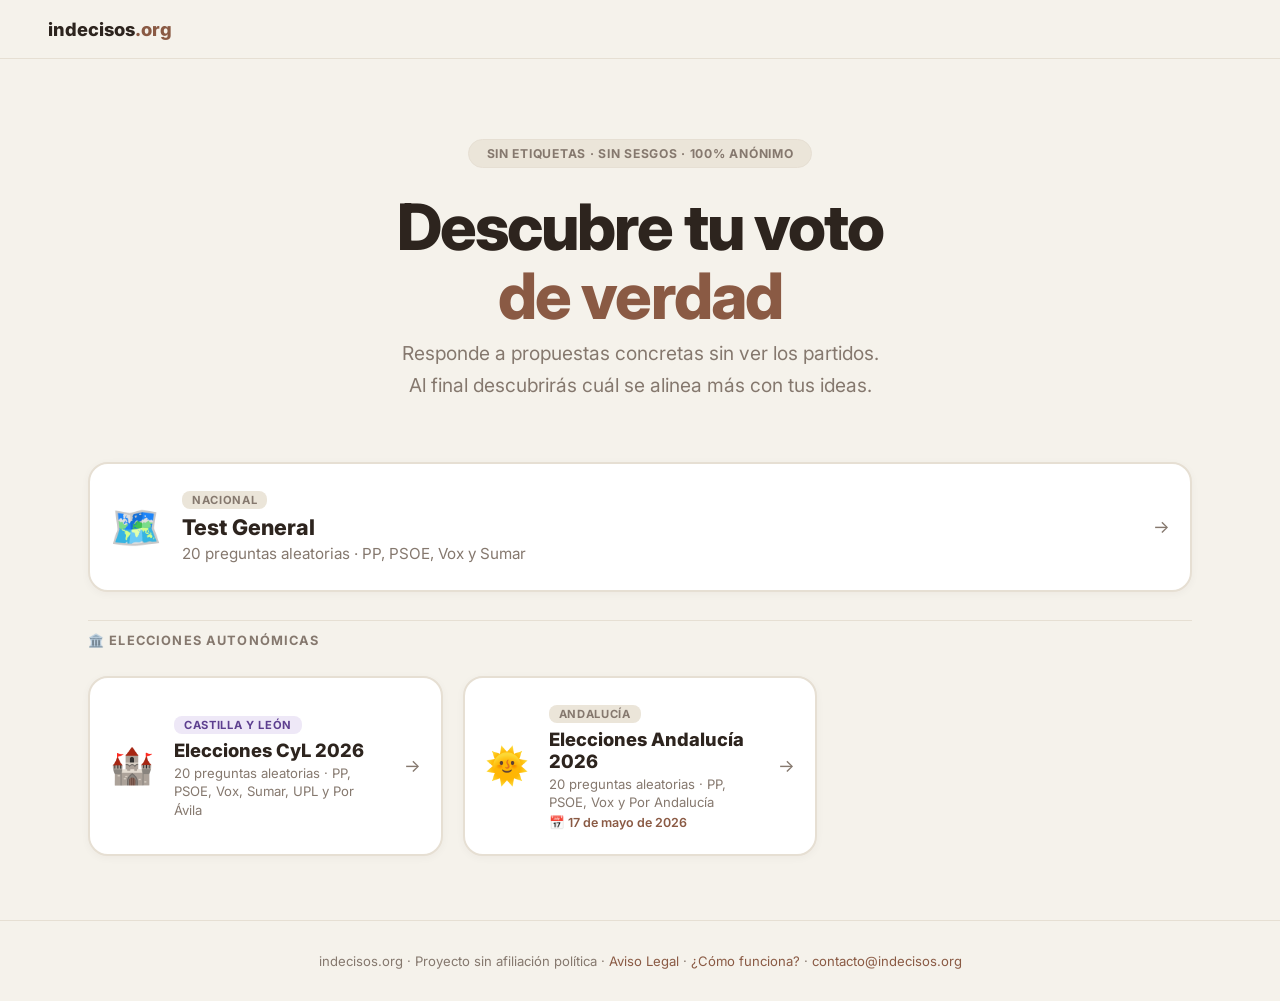
<file: index.html>
<!DOCTYPE html>
<html lang="es">
<head>
  <meta charset="UTF-8">
  <meta name="viewport" content="width=device-width, initial-scale=1.0">
  <title>indecisos.org — Orienta tu voto sin etiquetas</title>
  <link rel="preconnect" href="https://fonts.googleapis.com">
  <link href="https://fonts.googleapis.com/css2?family=Inter:wght@400;600;700;800&display=swap" rel="stylesheet">
  <link rel="icon" type="image/svg+xml" href="/favicon.svg">
  <link rel="icon" type="image/png" sizes="96x96" href="/favicon-96x96.png">
  <link rel="shortcut icon" href="/favicon.ico">
  <link rel="apple-touch-icon" sizes="180x180" href="/apple-touch-icon.png">
  <link rel="manifest" href="/site.webmanifest">
  <link rel="stylesheet" href="styles.css">
  <!-- SEO -->
  <meta name="description" content="Descubre qué partido político se alinea más con tus ideas. Tests para elecciones Generales, Andalucía y Castilla y León. 100% anónimo y gratuito.">
  <meta name="robots" content="index, follow">
  <link rel="canonical" href="https://indecisos.org/">
  <!-- Open Graph -->
  <meta property="og:type" content="website">
  <meta property="og:url" content="https://indecisos.org/">
  <meta property="og:title" content="indecisos.org — Descubre tu voto de verdad">
  <meta property="og:description" content="Responde a propuestas concretas sin ver los partidos. Al final descubrirás cuál se alinea más con tus ideas. 100% anónimo.">
  <meta property="og:image" content="https://indecisos.org/og-image.png">
  <meta property="og:locale" content="es_ES">
  <!-- Twitter Card -->
  <meta name="twitter:card" content="summary_large_image">
  <meta name="twitter:title" content="indecisos.org — Descubre tu voto de verdad">
  <meta name="twitter:description" content="Responde a propuestas concretas sin ver los partidos. 100% anónimo y gratuito.">
  <meta name="twitter:image" content="https://indecisos.org/og-image.png">
  <!-- Analytics: sustituir TU-DOMINIO por indecisos.org una vez configurado en plausible.io -->
  <script defer data-domain="indecisos.org" src="https://plausible.io/js/script.js"></script>
</head>
<body>

<nav class="site-nav">
  <a href="/" class="nav-logo">indecisos<span>.org</span></a>
</nav>

<section class="landing-hero">
  <span class="hero-badge">Sin etiquetas · Sin sesgos · 100% anónimo</span>
  <h1>Descubre tu voto<br><em>de verdad</em></h1>
  <p>Responde a propuestas concretas sin ver los partidos.<br>Al final descubrirás cuál se alinea más con tus ideas.</p>
</section>

<main class="landing-grid wrap">

<a href="generales/index.html" class="landing-card landing-card--nacional">
    <div class="lc-icon">🗺️</div>
    <div class="lc-body">
      <span class="lc-tag">Nacional</span>
      <h2 class="lc-title">Test General</h2>
      <p class="lc-desc">20 preguntas aleatorias · PP, PSOE, Vox y Sumar</p>
    </div>
    <span class="lc-arrow">→</span>
  </a>

  <div class="landing-section-title">
    <span>🏛️ Elecciones autonómicas</span>
  </div>

<a href="cyl/index.html" class="landing-card landing-card--cyl">
    <div class="lc-icon">🏰</div>
    <div class="lc-body">
      <span class="lc-tag lc-tag--cyl">Castilla y León</span>
      <h2 class="lc-title">Elecciones CyL 2026</h2>
      <p class="lc-desc">20 preguntas aleatorias · PP, PSOE, Vox, Sumar, UPL y Por Ávila</p>
    </div>
    <span class="lc-arrow">→</span>
  </a>

  <a href="andalucia/index.html" class="landing-card landing-card--andalucia">
    <div class="lc-icon">🌞</div>
    <div class="lc-body">
      <span class="lc-tag lc-tag--andalucia">Andalucía</span>
      <h2 class="lc-title">Elecciones Andalucía 2026</h2>
      <p class="lc-desc">20 preguntas aleatorias · PP, PSOE, Vox y Por Andalucía</p>
      <p class="lc-date">📅 17 de mayo de 2026</p>
    </div>
    <span class="lc-arrow">→</span>
  </a>

</main>

<footer class="site-footer">
  <p>indecisos.org · Proyecto sin afiliación política · <a href="aviso-legal.html">Aviso Legal</a> · <a href="como-funciona.html">¿Cómo funciona?</a> · <a href="mailto:contacto@indecisos.org">contacto@indecisos.org</a></p>
</footer>

<script>if("serviceWorker" in navigator){navigator.serviceWorker.register("/sw.js").catch(()=>{})}</script>
</body>
</html>
</file>
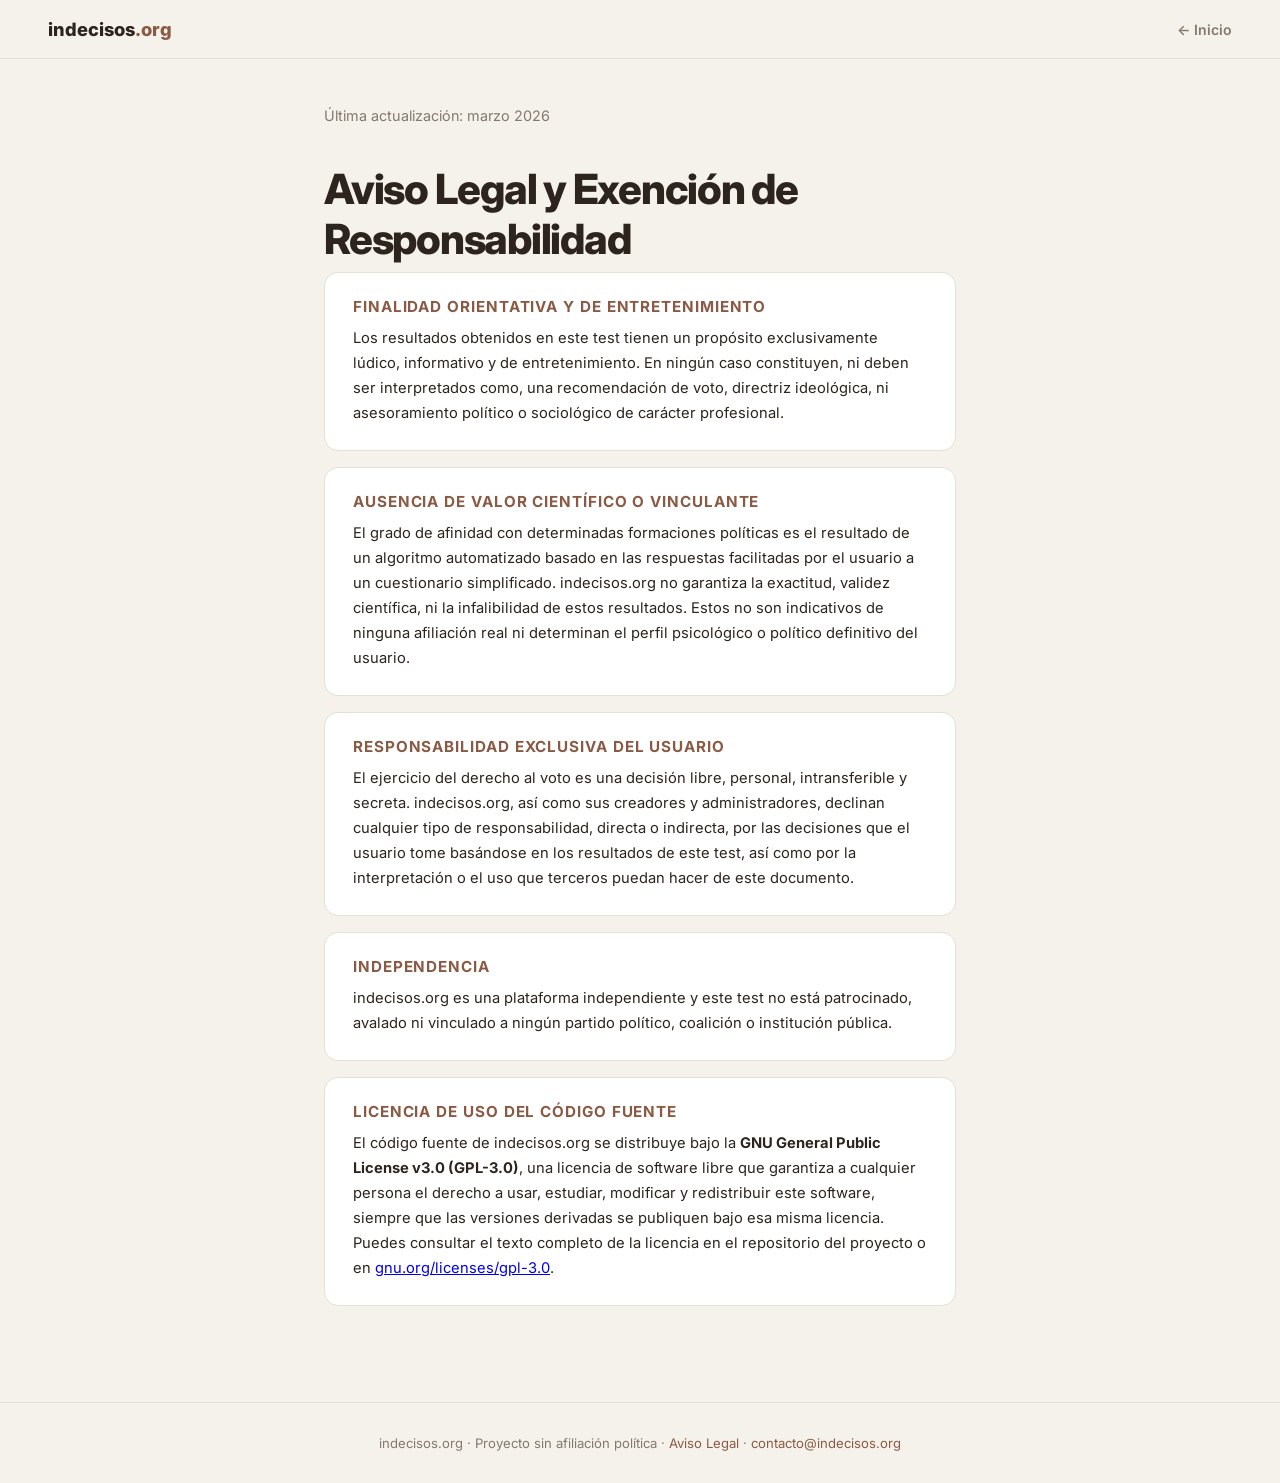
<file: aviso-legal.html>
<!DOCTYPE html>
<html lang="es">
<head>
  <meta charset="UTF-8">
  <meta name="viewport" content="width=device-width, initial-scale=1.0">
  <title>Aviso Legal — indecisos.org</title>
  <link rel="preconnect" href="https://fonts.googleapis.com">
  <link href="https://fonts.googleapis.com/css2?family=Inter:wght@400;600;700;800&display=swap" rel="stylesheet">
  <link rel="icon" type="image/svg+xml" href="/favicon.svg">
  <link rel="icon" type="image/png" sizes="96x96" href="/favicon-96x96.png">
  <link rel="shortcut icon" href="/favicon.ico">
  <link rel="apple-touch-icon" sizes="180x180" href="/apple-touch-icon.png">
  <link rel="manifest" href="/site.webmanifest">
  <link rel="stylesheet" href="styles.css">
  <style>
    .legal-wrap {
      max-width: 680px;
      margin: 0 auto;
      padding: 48px 24px 80px;
    }
    .legal-back {
      display: inline-block;
      font-size: 0.88rem;
      font-weight: 600;
      color: var(--muted);
      text-decoration: none;
      margin-bottom: 32px;
    }
    .legal-back:hover { color: var(--text); }
    .legal-title {
      font-size: clamp(1.8rem, 5vw, 2.6rem);
      font-weight: 800;
      letter-spacing: -0.03em;
      color: var(--text);
      margin-bottom: 8px;
    }
    .legal-subtitle {
      font-size: 0.9rem;
      color: var(--muted);
      margin-bottom: 40px;
    }
    .legal-section {
      background: var(--card);
      border: 1px solid var(--border);
      border-radius: 14px;
      padding: 24px 28px;
      margin-bottom: 16px;
    }
    .legal-section h2 {
      font-size: 0.95rem;
      font-weight: 700;
      color: var(--accent);
      text-transform: uppercase;
      letter-spacing: 0.06em;
      margin-bottom: 10px;
    }
    .legal-section p {
      font-size: 0.92rem;
      color: var(--text);
      line-height: 1.7;
    }
  </style>
  <!-- Analytics: sustituir TU-DOMINIO por indecisos.org una vez configurado en plausible.io -->
  <script defer data-domain="indecisos.org" src="https://plausible.io/js/script.js"></script>
</head>
<body>

<nav class="site-nav">
  <a href="index.html" class="nav-logo">indecisos<span>.org</span></a>
  <a href="index.html" class="nav-link">← Inicio</a>
</nav>

<div class="legal-wrap">
  <p class="legal-subtitle">Última actualización: marzo 2026</p>
  <h1 class="legal-title">Aviso Legal y Exención de Responsabilidad</h1>

  <div class="legal-section">
    <h2>Finalidad orientativa y de entretenimiento</h2>
    <p>Los resultados obtenidos en este test tienen un propósito exclusivamente lúdico, informativo y de entretenimiento. En ningún caso constituyen, ni deben ser interpretados como, una recomendación de voto, directriz ideológica, ni asesoramiento político o sociológico de carácter profesional.</p>
  </div>

  <div class="legal-section">
    <h2>Ausencia de valor científico o vinculante</h2>
    <p>El grado de afinidad con determinadas formaciones políticas es el resultado de un algoritmo automatizado basado en las respuestas facilitadas por el usuario a un cuestionario simplificado. indecisos.org no garantiza la exactitud, validez científica, ni la infalibilidad de estos resultados. Estos no son indicativos de ninguna afiliación real ni determinan el perfil psicológico o político definitivo del usuario.</p>
  </div>

  <div class="legal-section">
    <h2>Responsabilidad exclusiva del usuario</h2>
    <p>El ejercicio del derecho al voto es una decisión libre, personal, intransferible y secreta. indecisos.org, así como sus creadores y administradores, declinan cualquier tipo de responsabilidad, directa o indirecta, por las decisiones que el usuario tome basándose en los resultados de este test, así como por la interpretación o el uso que terceros puedan hacer de este documento.</p>
  </div>

  <div class="legal-section">
    <h2>Independencia</h2>
    <p>indecisos.org es una plataforma independiente y este test no está patrocinado, avalado ni vinculado a ningún partido político, coalición o institución pública.</p>
  </div>

  <div class="legal-section">
    <h2>Licencia de uso del código fuente</h2>
    <p>El código fuente de indecisos.org se distribuye bajo la <strong>GNU General Public License v3.0 (GPL-3.0)</strong>, una licencia de software libre que garantiza a cualquier persona el derecho a usar, estudiar, modificar y redistribuir este software, siempre que las versiones derivadas se publiquen bajo esa misma licencia. Puedes consultar el texto completo de la licencia en el repositorio del proyecto o en <a href="https://www.gnu.org/licenses/gpl-3.0.html" target="_blank" rel="noopener noreferrer">gnu.org/licenses/gpl-3.0</a>.</p>
  </div>
</div>

<footer class="site-footer">
  <p>indecisos.org · Proyecto sin afiliación política · <a href="aviso-legal.html">Aviso Legal</a> · <a href="mailto:contacto@indecisos.org">contacto@indecisos.org</a></p>
</footer>

</body>
</html>
</file>
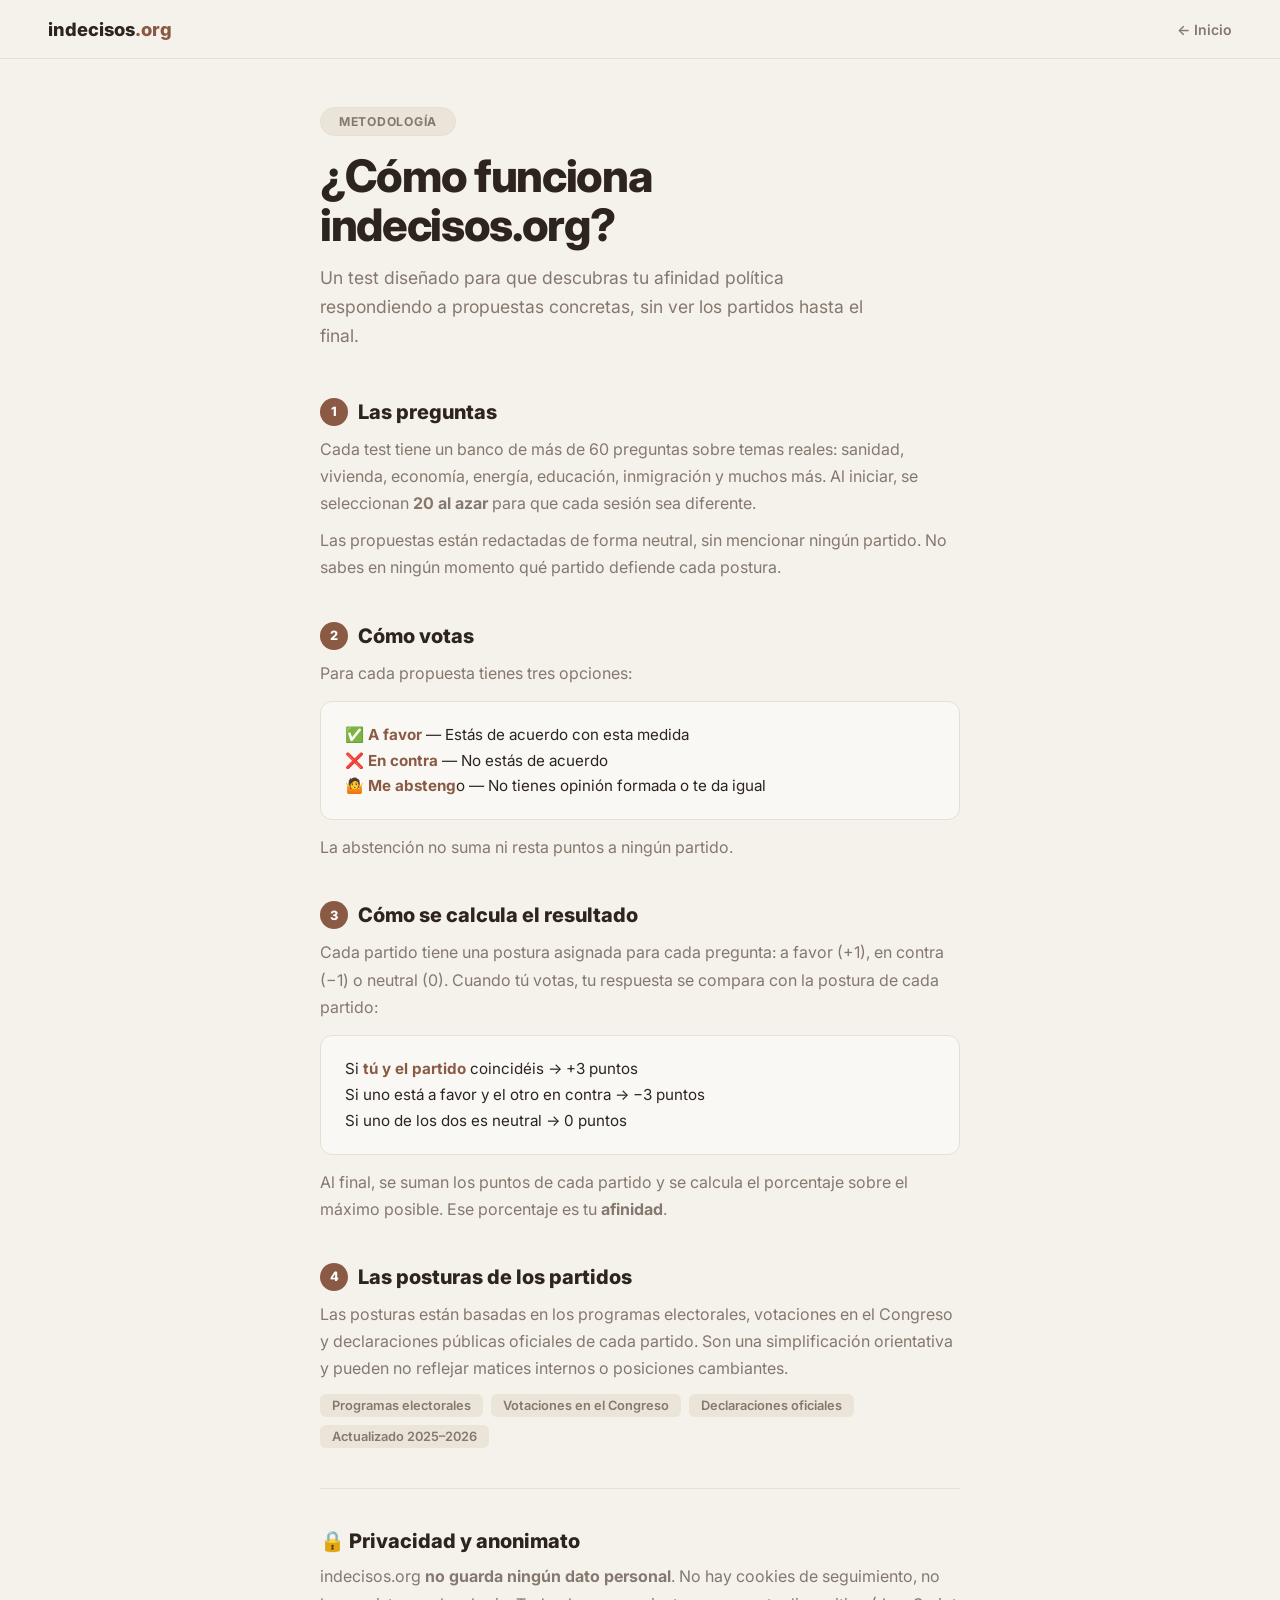
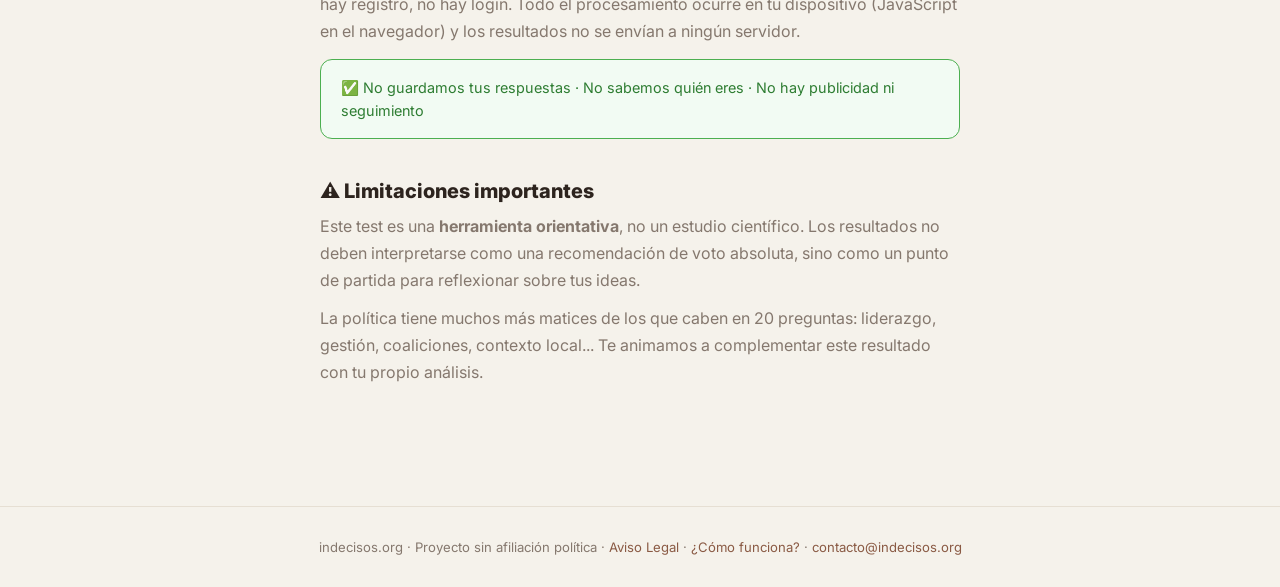
<file: como-funciona.html>
<!DOCTYPE html>
<html lang="es">
<head>
  <meta charset="UTF-8">
  <meta name="viewport" content="width=device-width, initial-scale=1.0">
  <title>¿Cómo funciona? — indecisos.org</title>
  <link rel="preconnect" href="https://fonts.googleapis.com">
  <link href="https://fonts.googleapis.com/css2?family=Inter:wght@400;600;700;800&display=swap" rel="stylesheet">
  <link rel="icon" type="image/svg+xml" href="/favicon.svg">
  <link rel="stylesheet" href="styles.css">
  <meta name="description" content="Cómo funciona indecisos.org: metodología del test, cómo se calcula el resultado y por qué es anónimo.">
  <style>
    .cf-wrap { max-width: 680px; margin: 0 auto; padding: 48px 20px 80px; }
    .cf-title { font-size: clamp(2rem, 5vw, 2.8rem); font-weight: 800; letter-spacing: -0.03em; margin-bottom: 12px; line-height: 1.1; }
    .cf-lead  { font-size: 1.1rem; color: var(--muted); line-height: 1.65; margin-bottom: 48px; max-width: 560px; }
    .cf-block { margin-bottom: 40px; }
    .cf-block h2 { font-size: 1.25rem; font-weight: 800; margin-bottom: 10px; display: flex; align-items: center; gap: 10px; }
    .cf-block p  { font-size: 1rem; color: var(--muted); line-height: 1.7; margin-bottom: 10px; }
    .cf-block p:last-child { margin-bottom: 0; }
    .cf-num { display: inline-flex; align-items: center; justify-content: center; width: 28px; height: 28px; background: var(--accent); color: white; border-radius: 50%; font-size: 0.8rem; font-weight: 800; flex-shrink: 0; }
    .cf-divider { border: none; border-top: 1px solid var(--border); margin: 40px 0; }
    .cf-formula { background: #FAF8F4; border: 1px solid var(--border); border-radius: 12px; padding: 20px 24px; margin: 14px 0; font-size: 0.95rem; color: var(--text); line-height: 1.7; }
    .cf-formula strong { color: var(--accent); }
    .cf-tag-row { display: flex; flex-wrap: wrap; gap: 8px; margin-top: 12px; }
    .cf-tag { background: #EBE5D9; border-radius: 6px; padding: 4px 12px; font-size: 0.8rem; font-weight: 600; color: var(--muted); }
    .cf-alert { background: #F2FBF3; border: 1px solid #4CAF50; border-radius: 12px; padding: 16px 20px; font-size: 0.9rem; color: #2E7D32; line-height: 1.6; margin-top: 14px; }
    @media (max-width: 599px) {
      .cf-wrap { padding: 32px 16px 60px; }
      .cf-lead { margin-bottom: 32px; font-size: 1rem; }
      .cf-block { margin-bottom: 28px; }
    }
  </style>
  <!-- Analytics: sustituir TU-DOMINIO por indecisos.org una vez configurado en plausible.io -->
  <script defer data-domain="indecisos.org" src="https://plausible.io/js/script.js"></script>
</head>
<body>

<nav class="site-nav">
  <a href="/" class="nav-logo">indecisos<span>.org</span></a>
  <a href="/" class="nav-link">← Inicio</a>
</nav>

<div class="cf-wrap">

  <p class="hero-badge" style="display:inline-block;margin-bottom:16px">Metodología</p>
  <h1 class="cf-title">¿Cómo funciona<br>indecisos.org?</h1>
  <p class="cf-lead">Un test diseñado para que descubras tu afinidad política respondiendo a propuestas concretas, sin ver los partidos hasta el final.</p>

  <div class="cf-block">
    <h2><span class="cf-num">1</span> Las preguntas</h2>
    <p>Cada test tiene un banco de más de 60 preguntas sobre temas reales: sanidad, vivienda, economía, energía, educación, inmigración y muchos más. Al iniciar, se seleccionan <strong>20 al azar</strong> para que cada sesión sea diferente.</p>
    <p>Las propuestas están redactadas de forma neutral, sin mencionar ningún partido. No sabes en ningún momento qué partido defiende cada postura.</p>
  </div>

  <div class="cf-block">
    <h2><span class="cf-num">2</span> Cómo votas</h2>
    <p>Para cada propuesta tienes tres opciones:</p>
    <div class="cf-formula">
      ✅ <strong>A favor</strong> — Estás de acuerdo con esta medida<br>
      ❌ <strong>En contra</strong> — No estás de acuerdo<br>
      🤷 <strong>Me absteng</strong>o — No tienes opinión formada o te da igual
    </div>
    <p>La abstención no suma ni resta puntos a ningún partido.</p>
  </div>

  <div class="cf-block">
    <h2><span class="cf-num">3</span> Cómo se calcula el resultado</h2>
    <p>Cada partido tiene una postura asignada para cada pregunta: a favor (+1), en contra (−1) o neutral (0). Cuando tú votas, tu respuesta se compara con la postura de cada partido:</p>
    <div class="cf-formula">
      Si <strong>tú y el partido</strong> coincidéis → +3 puntos<br>
      Si uno está a favor y el otro en contra → −3 puntos<br>
      Si uno de los dos es neutral → 0 puntos
    </div>
    <p>Al final, se suman los puntos de cada partido y se calcula el porcentaje sobre el máximo posible. Ese porcentaje es tu <strong>afinidad</strong>.</p>
  </div>

  <div class="cf-block">
    <h2><span class="cf-num">4</span> Las posturas de los partidos</h2>
    <p>Las posturas están basadas en los programas electorales, votaciones en el Congreso y declaraciones públicas oficiales de cada partido. Son una simplificación orientativa y pueden no reflejar matices internos o posiciones cambiantes.</p>
    <div class="cf-tag-row">
      <span class="cf-tag">Programas electorales</span>
      <span class="cf-tag">Votaciones en el Congreso</span>
      <span class="cf-tag">Declaraciones oficiales</span>
      <span class="cf-tag">Actualizado 2025–2026</span>
    </div>
  </div>

  <hr class="cf-divider">

  <div class="cf-block">
    <h2>🔒 Privacidad y anonimato</h2>
    <p>indecisos.org <strong>no guarda ningún dato personal</strong>. No hay cookies de seguimiento, no hay registro, no hay login. Todo el procesamiento ocurre en tu dispositivo (JavaScript en el navegador) y los resultados no se envían a ningún servidor.</p>
    <div class="cf-alert">✅ No guardamos tus respuestas · No sabemos quién eres · No hay publicidad ni seguimiento</div>
  </div>

  <div class="cf-block">
    <h2>⚠️ Limitaciones importantes</h2>
    <p>Este test es una <strong>herramienta orientativa</strong>, no un estudio científico. Los resultados no deben interpretarse como una recomendación de voto absoluta, sino como un punto de partida para reflexionar sobre tus ideas.</p>
    <p>La política tiene muchos más matices de los que caben en 20 preguntas: liderazgo, gestión, coaliciones, contexto local... Te animamos a complementar este resultado con tu propio análisis.</p>
  </div>

</div>

<footer class="site-footer">
  <p>indecisos.org · Proyecto sin afiliación política · <a href="aviso-legal.html">Aviso Legal</a> · <a href="como-funciona.html">¿Cómo funciona?</a> · <a href="mailto:contacto@indecisos.org">contacto@indecisos.org</a></p>
</footer>

</body>
</html>
</file>
<file: styles.css>
/* ══════════════════════════════════════════════
   indecisos.org — styles.css (v5 — limpio y definitivo)
   ══════════════════════════════════════════════ */

/* ── VARIABLES ── */
:root {
  --psoe:         #FF0000;
  --sumar:        #E91E8C;
  --pp:           #0056A2;
  --vox:          #63BE21;
  --bg:           #F5F2EB;
  --card:         #FFFFFF;
  --border:       #E6DFD3;
  --text:         #2D241E;
  --muted:        #85786E;
  --accent:       #8A5A44;
  --accent-hover: #734A36;
  --space-xs:  8px;
  --space-sm:  12px;
  --space-md:  20px;
  --space-lg:  32px;
  --space-xl:  48px;
  --space-2xl: 64px;
  --radius-sm:   8px;
  --radius-md:  12px;
  --radius-lg:  16px;
  --radius-xl:  20px;
  --radius-pill: 100px;
}

/* ── RESET ── */
*, *::before, *::after { box-sizing: border-box; margin: 0; padding: 0; }

body {
  font-family: 'Inter', sans-serif;
  background: var(--bg);
  color: var(--text);
  min-height: 100vh;
  overflow-x: hidden;
  -webkit-font-smoothing: antialiased;
}

/* ══════════════════════════════════════════════
   NAVEGACIÓN
   ══════════════════════════════════════════════ */
.site-nav {
  display: flex;
  align-items: center;
  justify-content: space-between;
  padding: 16px var(--space-md);
  border-bottom: 1px solid var(--border);
}
.nav-logo { font-weight: 800; font-size: 1.05rem; color: var(--text); text-decoration: none; }
.nav-logo span { color: var(--accent); }
.nav-link { font-size: 0.88rem; font-weight: 600; color: var(--muted); text-decoration: none; }
.nav-link:hover { color: var(--text); }

/* ══════════════════════════════════════════════
   LANDING — HERO
   ══════════════════════════════════════════════ */
.landing-hero {
  text-align: center;
  padding: var(--space-lg) var(--space-md) var(--space-sm);
  max-width: 860px;
  margin: 0 auto;
}
.landing-hero h1 {
  font-size: clamp(2.6rem, 7vw, 4.8rem);
  font-weight: 800; line-height: 1.08; letter-spacing: -0.03em;
  margin: var(--space-sm) 0 var(--space-xs);
}
.landing-hero h1 em { font-style: normal; color: var(--accent); }
.landing-hero p {
  font-size: 1.1rem; color: var(--muted);
  max-width: 520px; margin: 0 auto var(--space-sm); line-height: 1.65;
}
.hero-badge {
  display: inline-block; background: #EBE5D9; border: 1px solid var(--border);
  border-radius: var(--radius-pill); padding: 6px 18px;
  font-size: 0.76rem; font-weight: 700; letter-spacing: 0.06em;
  color: var(--muted); text-transform: uppercase; margin-bottom: var(--space-sm);
}

/* ══════════════════════════════════════════════
   LANDING — GRID DE TESTS
   ══════════════════════════════════════════════ */
.wrap { max-width: 960px; margin: 0 auto; padding: 0 var(--space-md) var(--space-2xl); }
.landing-grid { display: grid; grid-template-columns: 1fr; gap: var(--space-sm); padding-bottom: var(--space-2xl); }
.landing-section-title {
  grid-column: 1 / -1; display: flex; align-items: center;
  padding: var(--space-sm) 0 var(--space-xs); font-size: 0.8rem; font-weight: 700;
  color: var(--muted); text-transform: uppercase; letter-spacing: 0.09em;
  border-top: 1px solid var(--border); margin-top: var(--space-xs);
}
.landing-card {
  position: relative; display: flex; align-items: center; gap: var(--space-md);
  background: var(--card); border: 2px solid var(--border); border-radius: var(--radius-lg);
  padding: var(--space-md) 20px; text-decoration: none; color: var(--text);
  transition: transform 0.2s, box-shadow 0.2s, border-color 0.2s;
  box-shadow: 0 2px 8px rgba(45,36,30,0.04); overflow: hidden;
}
.landing-card:not(.landing-card--soon):hover { transform: translateY(-2px); box-shadow: 0 8px 24px rgba(45,36,30,0.10); }
.landing-card--cyl:hover      { border-color: #7B5EA7; }
.landing-card--andalucia:hover { border-color: #E67E00; }
.landing-card--nacional:hover  { border-color: var(--accent); }
.lc-tag--cyl      { background: #EEE8F7; color: #5D3F8F; }
.lc-tag--andalucia { background: #FFF3E0; color: #E65100; }
.landing-card--soon { cursor: default; opacity: 0.72; }
.lc-urgente-badge {
  position: absolute; top: 10px; right: 10px;
  background: #FFECEC; color: #C0392B; border: 1px solid #FFCDD2;
  border-radius: var(--radius-sm); padding: 3px 8px; font-size: 0.62rem; font-weight: 700;
  animation: pulse 1.8s ease-in-out infinite;
}
@keyframes pulse { 0%,100%{opacity:1} 50%{opacity:0.55} }
.lc-icon  { font-size: 2rem; flex-shrink: 0; }
.lc-body  { flex: 1; min-width: 0; }
.lc-tag {
  display: inline-block; background: #EBE5D9; color: var(--muted);
  border-radius: var(--radius-sm); padding: 2px 10px; font-size: 0.7rem; font-weight: 700;
  text-transform: uppercase; letter-spacing: 0.06em; margin-bottom: 5px;
}
.lc-tag--cyl { background: #EEE8F7; color: #5D3F8F; }
.lc-title { font-size: 1.05rem; font-weight: 800; margin-bottom: 3px; }
.lc-desc  { font-size: 0.82rem; color: var(--muted); line-height: 1.4; }
.lc-date  { font-size: 0.78rem; color: var(--accent); font-weight: 600; margin-top: 4px; }
.lc-arrow { font-size: 1.1rem; color: var(--muted); flex-shrink: 0; }
.lc-coming { font-size: 0.8rem; font-weight: 600; color: var(--muted); white-space: nowrap; }

/* ══════════════════════════════════════════════
   FOOTER
   ══════════════════════════════════════════════ */
.site-footer {
  text-align: center; padding: var(--space-lg) var(--space-md);
  border-top: 1px solid var(--border); font-size: 0.82rem; color: var(--muted);
}
.site-footer a { color: var(--accent); text-decoration: none; }
.site-footer a:hover { text-decoration: underline; }

/* ══════════════════════════════════════════════
   TEST — HERO DE INICIO
   ══════════════════════════════════════════════ */
.hero {
  text-align: center; padding: var(--space-2xl) var(--space-md) var(--space-xl);
  max-width: 700px; margin: 0 auto;
}
.hero h1 {
  font-size: clamp(2.2rem, 6vw, 3.6rem); font-weight: 800;
  line-height: 1.1; letter-spacing: -0.03em; color: var(--text); margin-bottom: var(--space-sm);
}
.hero p { font-size: 1.05rem; color: var(--muted); max-width: 480px; margin: 0 auto var(--space-lg); line-height: 1.65; }
.how-it-works {
  display: flex; gap: var(--space-sm); justify-content: center;
  flex-wrap: wrap; margin: 0 auto var(--space-lg); max-width: 560px;
}
.how-step {
  background: var(--card); border: 1px solid var(--border); border-radius: var(--radius-md);
  padding: var(--space-sm) var(--space-md); font-size: 0.85rem; color: var(--text);
  max-width: 170px; min-width: 130px; text-align: center; line-height: 1.5;
  box-shadow: 0 2px 8px rgba(45,36,30,0.04);
}
.step-icon { display: block; margin: 0 auto var(--space-xs); font-size: 1.5rem; color: var(--accent); }
.step-icon svg { width: 26px; height: 26px; }
.btn-start {
  display: block; width: 100%; max-width: 360px; margin: 0 auto;
  background: var(--accent); border: none; border-radius: var(--radius-md); padding: 16px;
  font-family: inherit; font-size: 1.05rem; font-weight: 700; color: white;
  cursor: pointer; box-shadow: 0 4px 14px rgba(138,90,68,0.28); transition: background 0.2s, transform 0.2s;
}
.btn-start:hover { background: var(--accent-hover); transform: translateY(-1px); }
.start-sub { text-align: center; color: var(--muted); font-size: 0.8rem; margin-top: var(--space-sm); }

/* ══════════════════════════════════════════════
   TEST — CARD + PROGRESO
   ══════════════════════════════════════════════ */
.card {
  background: var(--card); border: 1px solid var(--border); border-radius: var(--radius-lg);
  padding: var(--space-lg); box-shadow: 0 8px 24px -4px rgba(45,36,30,0.07);
}
.progress-wrap { display: flex; align-items: center; gap: var(--space-sm); margin-bottom: var(--space-lg); }
.progress-track { flex: 1; height: 6px; background: #EBE5D9; border-radius: 10px; overflow: hidden; }
.progress-fill { height: 100%; background: var(--accent); border-radius: 10px; transition: width 0.5s ease, background-color 0.4s ease; }
.progress-label { font-size: 0.85rem; color: var(--muted); font-weight: 600; white-space: nowrap; min-width: 54px; text-align: right; }

/* ── Pregunta ── */
.topic-chip {
  display: inline-block; background: #EBE5D9; border: 1px solid var(--border);
  color: var(--muted); border-radius: var(--radius-sm); padding: 4px 12px;
  font-size: 0.73rem; font-weight: 700; letter-spacing: 0.05em; text-transform: uppercase;
  margin-bottom: var(--space-sm); transition: background 0.3s, color 0.3s, border-color 0.3s;
}
.proposal-box {
  background: #FAF8F4; border: 1px solid var(--border); border-radius: var(--radius-md);
  padding: var(--space-md) 22px; margin-bottom: var(--space-lg);
}
.proposal-text { font-size: 1.15rem; font-weight: 600; line-height: 1.6; color: var(--text); }

/* ── Botones de voto ── */
.vote-grid { display: grid; grid-template-columns: repeat(3,1fr); gap: var(--space-sm); }
.vote-btn {
  background: #FAF8F4; border: 2px solid var(--border); border-radius: var(--radius-md);
  padding: 18px var(--space-xs); text-align: center; font-family: inherit; cursor: pointer;
  transition: border-color 0.2s, background 0.2s, transform 0.15s;
  display: flex; flex-direction: column; align-items: center; gap: 7px; color: var(--text);
}
.vote-btn:hover { border-color: #D4C9B8; background: #F5F2EB; }
.vote-btn:active { transform: scale(0.97); }
.v-icon { display: flex; align-items: center; justify-content: center; color: var(--muted); transition: transform 0.2s, color 0.2s; }
.v-icon svg { width: 28px; height: 28px; }
.vote-btn:hover .v-icon svg { transform: scale(1.15); }
.v-label { font-size: 0.88rem; font-weight: 700; line-height: 1.2; }
.v-sub   { font-size: 0.73rem; color: var(--muted); }
.vote-btn.agree.selected   { border-color: #4CAF50; background: #F2FBF3; }
.vote-btn.agree.selected .v-icon, .vote-btn.agree.selected .v-label { color: #2E7D32; }
.vote-btn.against.selected { border-color: #E53935; background: #FEF4F4; }
.vote-btn.against.selected .v-icon, .vote-btn.against.selected .v-label { color: #C62828; }
.vote-btn.abstain.selected { border-color: #FB8C00; background: #FFF8F0; }
.vote-btn.abstain.selected .v-icon, .vote-btn.abstain.selected .v-label { color: #E65100; }
@keyframes voteBounce { 0%{transform:scale(1)} 35%{transform:scale(1.07)} 65%{transform:scale(0.97)} 100%{transform:scale(1)} }
.vote-btn.bounce { animation: voteBounce 0.32s cubic-bezier(0.34,1.56,0.64,1) both; }

/* ── Navegación prev/next ── */
.nav { display: flex; gap: var(--space-sm); margin-top: var(--space-lg); }
.btn-prev {
  background: #FAF8F4; border: 1px solid var(--border); border-radius: var(--radius-md);
  padding: 13px var(--space-md); font-family: inherit; font-size: 0.9rem;
  font-weight: 600; color: var(--muted); cursor: pointer; transition: background 0.2s, color 0.2s; white-space: nowrap;
}
.btn-prev:hover { background: #EBE5D9; color: var(--text); }
.btn-next {
  flex: 1; background: var(--accent); border: none; border-radius: var(--radius-md);
  padding: 14px; font-family: inherit; font-size: 0.97rem; font-weight: 700; color: white;
  cursor: pointer; transition: background 0.2s, transform 0.2s; box-shadow: 0 4px 12px rgba(138,90,68,0.22);
}
.btn-next:hover:not(:disabled) { transform: translateY(-1px); background: var(--accent-hover); }
.btn-next:disabled { opacity: 0.38; cursor: not-allowed; transform: none; box-shadow: none; background: var(--muted); }

/* ══════════════════════════════════════════════
   RESULTADOS
   ══════════════════════════════════════════════ */
.results-header { text-align: center; margin-bottom: var(--space-lg); }
.results-header .badge {
  display: inline-block; background: #EBE5D9; border: 1px solid var(--border);
  border-radius: var(--radius-pill); padding: 5px 16px; font-size: 0.74rem; font-weight: 700;
  color: var(--muted); letter-spacing: 0.05em; text-transform: uppercase; margin-bottom: var(--space-sm);
}
.results-header h2 { font-size: 1.8rem; font-weight: 800; letter-spacing: -0.02em; color: var(--text); }
.results-list { display: grid; gap: var(--space-sm); }

/* Tarjeta ganador */
.result-winner-card {
  text-align: center; padding: var(--space-lg) var(--space-md); margin-bottom: var(--space-lg);
  border-radius: var(--radius-lg); border: 2px solid var(--border);
  background: linear-gradient(160deg, #FDFCF9 0%, #F5F2EB 100%); position: relative; overflow: hidden;
}
.result-winner-card::before {
  content: ''; position: absolute; top: 0; left: 0; right: 0; height: 4px;
  background: var(--winner-color, var(--accent)); border-radius: var(--radius-lg) var(--radius-lg) 0 0;
}
.result-winner-logo {
  width: 72px; height: 72px; background: white; border: 2px solid var(--border);
  border-radius: var(--radius-lg); overflow: hidden; display: flex; align-items: center;
  justify-content: center; margin: 0 auto var(--space-sm); padding: 8px; box-shadow: 0 4px 16px rgba(45,36,30,0.1);
}
.result-winner-logo img { width: 100%; height: 100%; object-fit: contain; }
.result-winner-name { font-size: 1.6rem; font-weight: 800; letter-spacing: -0.02em; margin-bottom: 4px; }
.result-winner-pct  { font-size: 3rem; font-weight: 800; letter-spacing: -0.04em; line-height: 1; margin: var(--space-xs) 0 4px; }
.result-winner-msg  { font-size: 0.88rem; color: var(--muted); margin-top: var(--space-xs); }

/* Filas partidos */
.result-row {
  display: flex; align-items: center; gap: var(--space-md);
  background: #FAF8F4; border: 1px solid var(--border); border-radius: var(--radius-md);
  padding: var(--space-sm) var(--space-md); position: relative; overflow: hidden;
  opacity: 0; transform: translateY(14px);
  transition: opacity 0.4s ease, transform 0.4s ease, border-color 0.3s;
}
.result-row.visible { opacity: 1; transform: translateY(0); }
.result-row.top { border-width: 2px; background: var(--card); box-shadow: 0 4px 14px rgba(45,36,30,0.06); }
.result-logo-big {
  width: 46px; height: 46px; min-width: 46px; background: var(--card);
  border: 1px solid var(--border); border-radius: var(--radius-sm);
  display: flex; align-items: center; justify-content: center; padding: 5px; overflow: hidden;
}
.result-logo-big img { width: 100%; height: 100%; object-fit: contain; }
.logo-initial {
  width: 100%; height: 100%; display: flex; align-items: center; justify-content: center;
  font-weight: 800; font-size: 1rem; color: white; border-radius: 6px;
}
.result-info { flex: 1; min-width: 0; }
.result-name-row { display: flex; align-items: center; gap: var(--space-xs); margin-bottom: 7px; }
.r-name { font-weight: 700; font-size: 0.98rem; color: var(--text); }
.top-badge {
  background: #F4E8D6; color: #8A5A44; border: 1px solid #E6D2B5;
  border-radius: 6px; padding: 2px 7px; font-size: 0.62rem; font-weight: 700; text-transform: uppercase;
}
.result-bar-bg { height: 8px; background: #EBE5D9; border-radius: 10px; overflow: hidden; }
.result-bar-fill { height: 100%; border-radius: 10px; transition: width 1.2s ease-out; }
.result-pct { font-size: 1.15rem; font-weight: 800; min-width: 52px; text-align: right; letter-spacing: -0.02em; }

.disclaimer { font-size: 0.8rem; color: var(--muted); text-align: center; margin-top: var(--space-lg); line-height: 1.65; }
.section-divider { border: none; border-top: 1px solid var(--border); margin: var(--space-lg) 0; }
.snapshot-footer {
  text-align: center; font-size: 0.73rem; font-weight: 700; color: var(--muted);
  letter-spacing: 0.08em; text-transform: uppercase; margin-top: var(--space-lg);
  padding-top: var(--space-sm); border-top: 1px solid var(--border);
}
.btn-restart {
  width: 100%; background: #FAF8F4; border: 1px solid var(--border); border-radius: var(--radius-md);
  padding: 14px; font-family: inherit; font-size: 0.95rem; font-weight: 600; color: var(--text);
  cursor: pointer; margin-top: var(--space-md); transition: background 0.2s;
}
.btn-restart:hover { background: #EBE5D9; }

/* ── DESGLOSE POR TEMAS ── */
.topic-breakdown {
  background: var(--card);
  border: 1px solid var(--border);
  border-radius: var(--radius-lg);
  padding: var(--space-md);
  margin-top: var(--space-sm);
}
.tb-title {
  font-size: 0.78rem;
  font-weight: 700;
  text-transform: uppercase;
  letter-spacing: 0.07em;
  color: var(--muted);
  margin-bottom: var(--space-sm);
}
.tb-grid {
  display: grid;
  grid-template-columns: 1fr 1fr;
  gap: 8px;
}
.tb-item {
  display: flex;
  flex-direction: column;
  gap: 4px;
  background: #FAF8F4;
  border-radius: var(--radius-sm);
  padding: 10px 12px;
}
.tb-topic {
  display: inline-block;
  border-radius: 4px;
  border: 1px solid;
  padding: 2px 8px;
  font-size: 0.68rem;
  font-weight: 700;
  text-transform: uppercase;
  letter-spacing: 0.05em;
  align-self: flex-start;
}
.tb-party {
  font-size: 0.88rem;
  color: var(--muted);
}
.tb-party strong { font-weight: 800; }
.tb-note {
  font-size: 0.73rem;
  color: var(--muted);
  text-align: center;
  margin-top: var(--space-xs);
}

/* ── ACCESIBILIDAD: foco visible en botones de voto ── */
.vote-btn:focus-visible {
  outline: 3px solid var(--accent);
  outline-offset: 2px;
}
.btn-next:focus-visible,
.btn-prev:focus-visible,
.btn-start:focus-visible {
  outline: 3px solid var(--accent);
  outline-offset: 2px;
}

/* ── HINT TECLADO ── */
.keyboard-hint {
  text-align: center;
  font-size: 0.72rem;
  color: var(--muted);
  margin-top: 10px;
  opacity: 0.7;
}
.keyboard-hint kbd {
  display: inline-block;
  background: #EBE5D9;
  border: 1px solid #D4C9B8;
  border-radius: 4px;
  padding: 1px 5px;
  font-size: 0.68rem;
  font-family: inherit;
}

/* Descargar */
.download-actions { display: flex; gap: var(--space-sm); margin-top: var(--space-md); flex-wrap: wrap; }
.btn-download {
  flex: 1; min-width: 140px; background: var(--card); border: 1.5px solid var(--border);
  border-radius: var(--radius-md); padding: 13px var(--space-md); font-family: inherit;
  font-size: 0.9rem; font-weight: 600; color: var(--text); cursor: pointer;
  transition: background 0.2s, border-color 0.2s, transform 0.2s; text-align: center;
}
.btn-download:hover:not(:disabled) { background: #EBE5D9; border-color: var(--accent); transform: translateY(-1px); }
.btn-download:disabled { opacity: 0.5; cursor: wait; }

/* Compartir */
.share-actions { display: flex; gap: var(--space-sm); margin-top: var(--space-md); flex-wrap: wrap; }
.btn-share {
  flex: 1; min-width: 120px; display: flex; align-items: center; justify-content: center; gap: 7px;
  border: none; border-radius: var(--radius-md); padding: 13px var(--space-sm);
  font-family: inherit; font-size: 0.88rem; font-weight: 700; cursor: pointer;
  transition: background 0.2s, transform 0.2s; text-decoration: none;
}
.btn-share--whatsapp { background: #25D366; color: white; }
.btn-share--whatsapp:hover { background: #1dba59; transform: translateY(-1px); }
.btn-share--twitter  { background: #000; color: white; }
.btn-share--twitter:hover  { background: #222; transform: translateY(-1px); }
.btn-share--copy { background: var(--card); color: var(--text); border: 1.5px solid var(--border); }
.btn-share--copy:hover { background: #EBE5D9; transform: translateY(-1px); }

/* Donaciones */
.donation-section {
  margin-top: var(--space-md); background: var(--card); border: 1.5px solid var(--border);
  border-radius: var(--radius-lg); padding: var(--space-lg); text-align: center;
}
.donation-icon { font-size: 2rem; display: block; margin-bottom: var(--space-xs); }
.donation-title { font-size: 1.05rem; font-weight: 800; color: var(--text); margin-bottom: 6px; letter-spacing: -0.02em; }
.donation-desc { font-size: 0.86rem; color: var(--muted); line-height: 1.65; max-width: 400px; margin: 0 auto var(--space-md); }
.donation-buttons { display: flex; gap: var(--space-sm); justify-content: center; flex-wrap: wrap; }
.btn-donate {
  display: inline-flex; align-items: center; gap: 8px; padding: 13px var(--space-md);
  border-radius: var(--radius-md); font-family: inherit; font-size: 0.9rem; font-weight: 700;
  text-decoration: none; cursor: pointer; border: none; transition: background 0.2s, transform 0.2s; white-space: nowrap;
}
.btn-donate--kofi { background: #FF5E5B; color: #fff; }
.btn-donate--kofi:hover { background: #e04a47; transform: translateY(-1px); }
.donation-note { font-size: 0.75rem; color: var(--muted); margin-top: var(--space-sm); }

/* Badge siempre en bloque, centrado */
.hero .hero-badge { display: block; margin-bottom: 18px; }
.hidden { display: none !important; }
.fade-in { animation: fadeUp 0.4s ease-out both; }
@keyframes fadeUp { from { opacity:0; transform:translateY(12px); } to { opacity:1; transform:translateY(0); } }

/* ══════════════════════════════════════════════
   TABLET (≥ 600px)
   ══════════════════════════════════════════════ */
@media (min-width: 600px) {
  .landing-grid { grid-template-columns: repeat(2, 1fr); }
  .landing-card--nacional { grid-column: 1 / -1; }
}

/* ══════════════════════════════════════════════
   DESKTOP (≥ 960px)
   ══════════════════════════════════════════════ */
@media (min-width: 960px) {
  .site-nav { padding: 18px var(--space-xl); max-width: 100%; }
  .nav-logo { font-size: 1.15rem; }

  .landing-hero { padding: 80px var(--space-xl) var(--space-xl); max-width: 1200px; }
  .landing-hero h1 { font-size: clamp(3.2rem, 5vw, 5.2rem); }
  .landing-hero p { font-size: 1.2rem; max-width: 620px; }

  .wrap { max-width: 1200px; padding: 0 var(--space-xl) var(--space-2xl); }
  .landing-grid { grid-template-columns: repeat(3, 1fr); gap: var(--space-md); }
  .landing-card--nacional { grid-column: 1 / -1; padding: var(--space-lg); }
  .landing-card--nacional .lc-icon { font-size: 2.6rem; }
  .landing-card--nacional .lc-title { font-size: 1.35rem; }
  .landing-card--nacional .lc-desc { font-size: 0.95rem; }
  .landing-card { padding: 24px var(--space-md); border-radius: var(--radius-xl); min-height: 130px; }
  .lc-title { font-size: 1.15rem; }
  .lc-icon  { font-size: 2.2rem; }

  .hero { padding: 40px var(--space-xl) var(--space-xl); max-width: 820px; }
  .hero h1 { font-size: clamp(2.6rem, 4vw, 3.8rem); }
  .hero p  { font-size: 1.1rem; max-width: 580px; }
  .how-it-works { max-width: 660px; gap: var(--space-md); }
  .how-step { max-width: 200px; padding: var(--space-sm) var(--space-md); }
  .btn-start { max-width: 400px; padding: 18px; font-size: 1.1rem; }

  #step-quiz.wrap, #step-results.wrap { max-width: 1060px; padding: var(--space-lg) var(--space-xl) var(--space-2xl); }
  #step-quiz .card {
    display: grid; grid-template-columns: 1fr 1fr;
    column-gap: var(--space-xl); padding: var(--space-xl);
  }
  #step-quiz .progress-wrap { grid-column: 1 / -1; }
  #step-quiz .topic-chip    { grid-column: 1; grid-row: 2; align-self: start; }
  #step-quiz .proposal-box  { grid-column: 1; grid-row: 3; margin-top: var(--space-sm); margin-bottom: 0; }
  #step-quiz .vote-grid     { grid-column: 2; grid-row: 2 / 5; align-self: center; grid-template-columns: 1fr; gap: var(--space-sm); }
  #step-quiz .vote-btn      { flex-direction: row; padding: var(--space-md); text-align: left; gap: var(--space-sm); justify-content: flex-start; }
  #step-quiz .v-icon        { margin-bottom: 0; }
  #step-quiz .v-label       { font-size: 1rem; }
  #step-quiz .nav           { grid-column: 1 / -1; margin-top: var(--space-xl); }

  #step-results .card { padding: var(--space-xl); }
  #step-results .results-list { grid-template-columns: 1fr 1fr; gap: var(--space-sm); }
  #step-results .result-row.top { grid-column: 1 / -1; }
  .result-winner-card  { padding: var(--space-xl) var(--space-lg); }
  .result-winner-pct   { font-size: 3.6rem; }
  .result-winner-name  { font-size: 2rem; }
  .result-winner-logo  { width: 86px; height: 86px; }
  .proposal-text       { font-size: 1.2rem; }
  .result-row          { padding: var(--space-sm) var(--space-md); }
  .btn-download, .btn-share { font-size: 0.95rem; padding: 14px var(--space-md); }
  .site-footer { padding: var(--space-lg) var(--space-xl); }
}

/* ══════════════════════════════════════════════
   MÓVIL (≤ 599px)
   ══════════════════════════════════════════════ */
@media (max-width: 599px) {

  /* ── CONSTANTE DE MARGEN LATERAL MÓVIL ── */
  /* Todos los elementos usan 16px de margen del borde de pantalla */

  /* NAV */
  .site-nav { padding: 14px 16px; }

  /* LANDING HERO */
  .landing-hero { padding: 40px 20px 28px; max-width: 100%; }
  .landing-hero h1 { font-size: clamp(2.2rem, 10vw, 3rem); margin: 12px 0 14px; }
  .landing-hero p  { font-size: 0.98rem; max-width: 100%; }

  /* WRAP — margen lateral base */
  .wrap { padding: 0 16px 48px; }

  /* LANDING GRID — padding lateral explícito para que las cards no toquen el borde */
  .landing-grid {
    grid-template-columns: 1fr;
    gap: 12px;
    padding: 0 16px 48px;
  }
  .landing-card--nacional,
  .landing-card--cyl,
  .landing-card--andalucia,
  .landing-card--soon { grid-column: 1 / -1; }

  /* CARDS DE LA LANDING */
  .landing-card {
    flex-direction: row;
    align-items: center;
    padding: 18px 16px;
    min-height: auto;
    border-radius: 16px;
    gap: 14px;
  }
  .lc-icon  { font-size: 1.8rem; flex-shrink: 0; }
  .lc-title { font-size: 0.97rem; }
  .lc-desc  { font-size: 0.78rem; line-height: 1.45; }
  .lc-tag   { font-size: 0.66rem; margin-bottom: 4px; }

  /* HERO DEL TEST */
  .hero { padding: 28px 16px 24px; }
  .hero-badge { font-size: 0.72rem; padding: 5px 14px; margin-bottom: 10px; }
  .hero h1 { font-size: clamp(1.9rem, 9vw, 2.4rem); margin-bottom: 8px; }
  .hero p  { font-size: 0.95rem; margin-bottom: 20px; line-height: 1.55; max-width: 100%; }

  /* PASOS "CÓMO FUNCIONA" — fila horizontal de 3 */
  .how-it-works {
    flex-direction: row;
    flex-wrap: nowrap;
    gap: 8px;
    margin: 0 auto 20px;
    max-width: 100%;
  }
  .how-step {
    flex: 1;
    min-width: 0;
    max-width: none;
    width: auto;
    padding: 12px 8px;   /* suficiente aire interno */
    font-size: 0.74rem;
    line-height: 1.35;
    border-radius: 10px;
  }
  .step-icon { font-size: 1.2rem; margin-bottom: 4px; }

  /* BOTÓN INICIO */
  .btn-start { max-width: 100%; padding: 15px 16px; font-size: 1rem; }
  .start-sub { font-size: 0.76rem; margin-top: 8px; }

  /* CARD DEL QUIZ */
  .card { padding: 20px 16px; }  /* 16px lateral, 20px vertical */

  /* BARRA PROGRESO */
  .progress-wrap { margin-bottom: 20px; }

  /* PREGUNTA */
  .proposal-box { padding: 14px 16px; margin-bottom: 20px; }
  .proposal-text { font-size: 1.02rem; }

  /* BOTONES DE VOTO */
  .vote-grid { grid-template-columns: 1fr; gap: 8px; }
  .vote-btn {
    flex-direction: row;
    padding: 13px 16px;   /* 16px horizontal consistente */
    text-align: left;
    gap: 14px;
    justify-content: flex-start;
    border-radius: 10px;
  }
  .v-icon { margin-bottom: 0; }
  .v-label { font-size: 0.9rem; }

  /* NAVEGACIÓN PREV/NEXT */
  .nav { margin-top: 20px; gap: 8px; }
  .btn-prev { padding: 13px 14px; font-size: 0.88rem; }
  .btn-next { padding: 13px 16px; font-size: 0.95rem; }

  /* RESULTADOS */
  .results-header { margin-bottom: 20px; }
  .result-winner-card { padding: 24px 16px 20px; margin-bottom: 16px; }
  .result-winner-pct  { font-size: 2.4rem; }
  .result-winner-name { font-size: 1.4rem; }
  .result-winner-logo { width: 60px; height: 60px; }
  .results-list { grid-template-columns: 1fr; gap: 8px; }
  .result-row { padding: 12px 14px; gap: 12px; }
  .result-logo-big { width: 38px; height: 38px; min-width: 38px; }
  .r-name { font-size: 0.92rem; }
  .result-pct { font-size: 1rem; min-width: 44px; }
  .result-bar-bg { height: 6px; }

  /* DISCLAIMER Y BOTONES INFERIORES */
  .disclaimer { margin-top: 20px; }
  .section-divider { margin: 16px 0; }
  .btn-restart { padding: 13px 16px; margin-top: 12px; }
  .download-actions { flex-direction: column; gap: 8px; margin-top: 12px; }
  .share-actions    { flex-direction: column; gap: 8px; margin-top: 12px; }
  .donation-buttons { flex-direction: column; gap: 8px; }
  .btn-download, .btn-share, .btn-donate {
    width: 100%;
    justify-content: center;
    padding: 13px 16px;
  }

  /* DONACIONES */
  .donation-section { padding: 20px 16px; margin-top: 12px; }
  .donation-desc { font-size: 0.84rem; }

  /* FOOTER */
  .site-footer { padding: 20px 16px; font-size: 0.8rem; }
}
</file>
